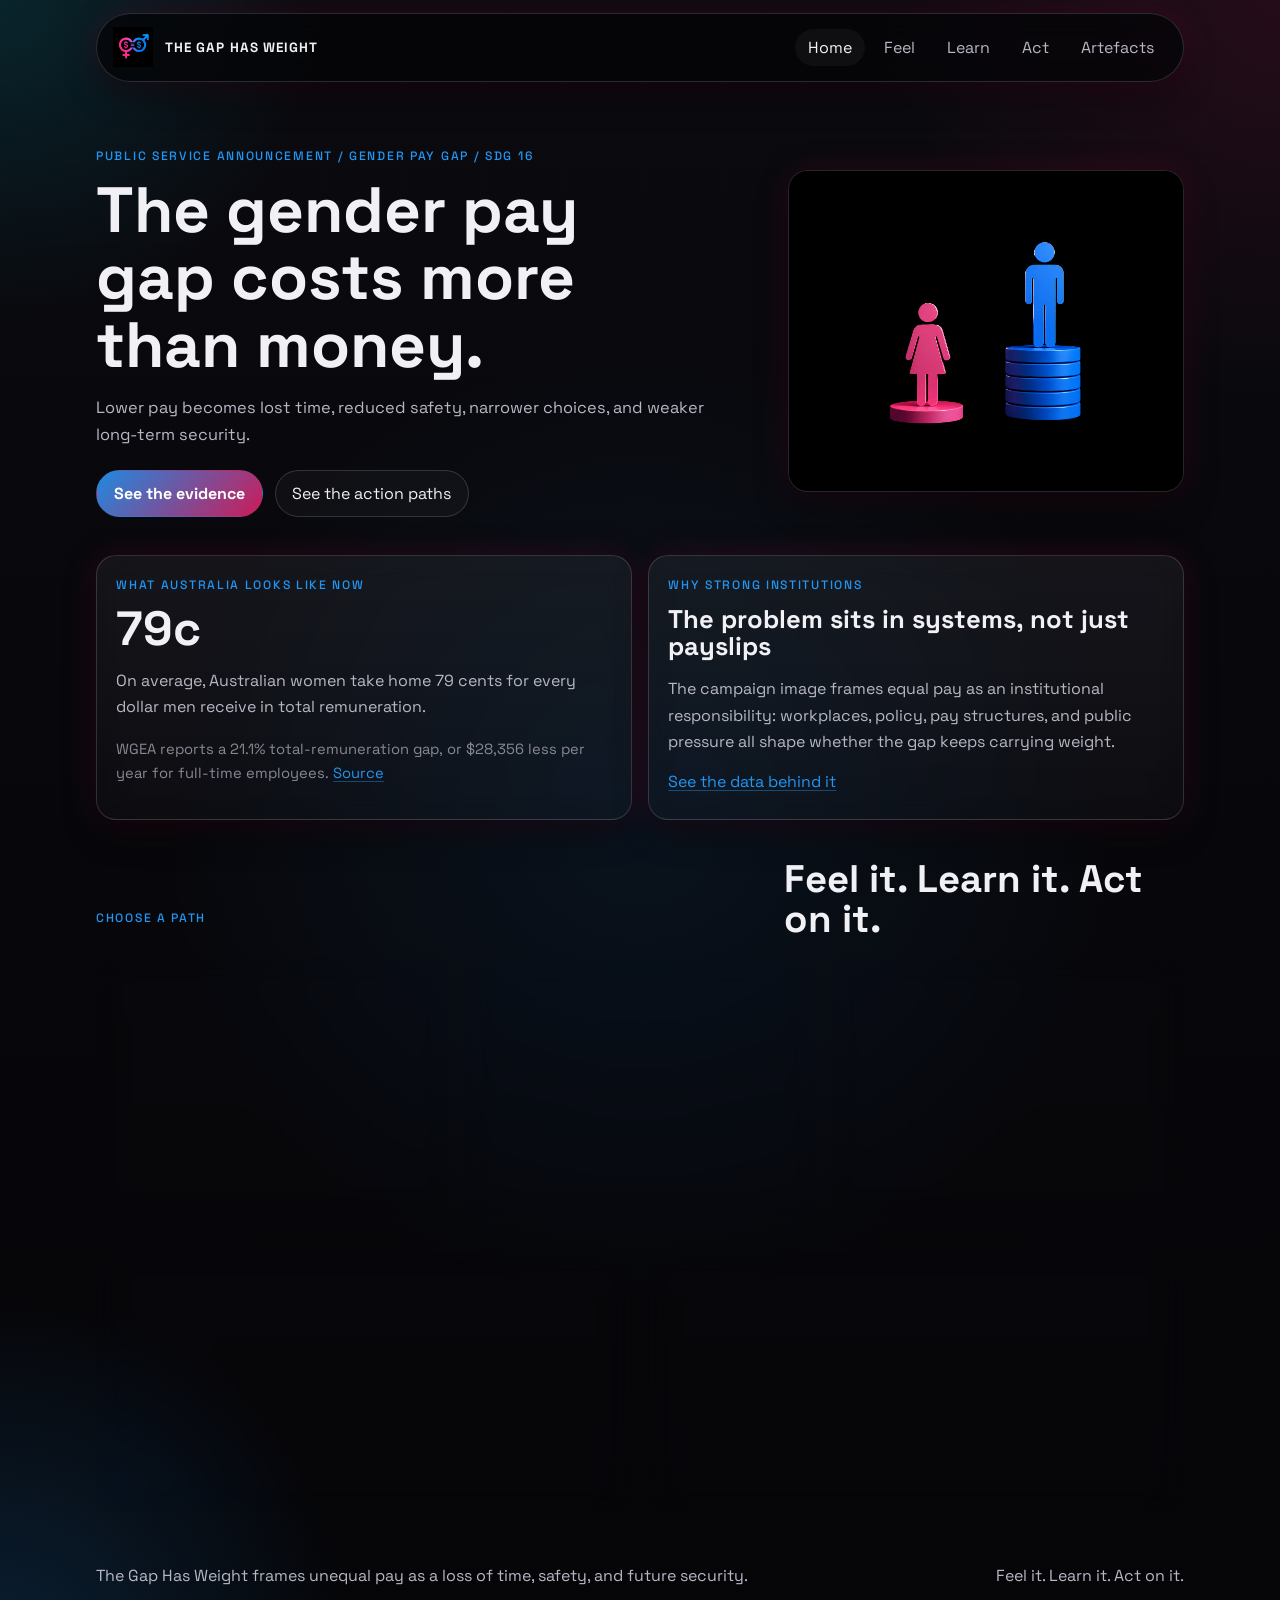
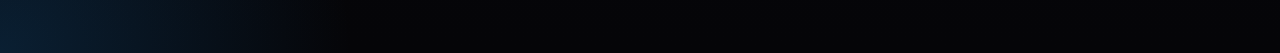
<file: public/index.html>
<!DOCTYPE html>
<html lang="en">
  <head>
    <meta charset="UTF-8" />
    <meta name="viewport" content="width=device-width, initial-scale=1.0" />
    <meta
      name="description"
      content="An Australian campaign website about how the gender pay gap cuts into time, safety, and future security."
    />
    <meta name="theme-color" content="#050505" />
    <meta property="og:title" content="The Gap Has Weight" />
    <meta
      property="og:description"
      content="An Australian campaign website about how the gender pay gap cuts into time, safety, and future security."
    />
    <meta property="og:type" content="website" />
    <meta property="og:image" content="assets/peace-and-justice-header.webp" />
    <title>The Gap Has Weight</title>
    <link rel="preconnect" href="https://fonts.googleapis.com" />
    <link rel="preconnect" href="https://fonts.gstatic.com" crossorigin />
    <link
      href="https://fonts.googleapis.com/css2?family=Space+Grotesk:wght@400;500;700&family=Source+Serif+4:opsz,wght@8..60,400;8..60,600&display=swap"
      rel="stylesheet"
    />
    <link rel="stylesheet" href="styles.css" />
    <script src="script.js" defer></script>
  </head>
  <body data-page="home">
    <div class="site-shell">
      <header class="site-header">
        <a class="brand" href="index.html">
          <img src="assets/gender_logo.webp" alt="The Gap Has Weight logo" class="brand-logo" />
          <span>The Gap Has Weight</span>
        </a>
        <nav class="site-nav" aria-label="Primary">
          <a data-nav="home" href="index.html">Home</a>
          <a data-nav="feel" href="feel.html">Feel</a>
          <a data-nav="learn" href="learn.html">Learn</a>
          <a data-nav="act" href="act.html">Act</a>
          <a data-nav="artefacts" href="artefacts.html">Artefacts</a>
        </nav>
      </header>

      <main>
        <section class="page-hero home-hero fade-up">
          <div class="hero-copy">
            <p class="eyebrow">Public service announcement / gender pay gap / SDG 16</p>
            <h1>The gender pay gap costs more than money.</h1>
            <p class="intro">
              Lower pay becomes lost time, reduced safety, narrower choices, and weaker long-term security.
            </p>
            <div class="button-row">
              <a class="button button-primary" href="learn.html">See the evidence</a>
              <a class="button button-secondary" href="act.html">See the action paths</a>
            </div>
          </div>

          <figure class="home-hero-art hero-image-panel">
            <img src="assets/replacement-web-image.png" alt="Strong Institutions campaign header illustration" />
          </figure>
        </section>

        <section class="section-block compact-grid home-proof-grid fade-up fade-delay-1">
          <aside class="summary-card panel">
            <p class="panel-label">What Australia looks like now</p>
            <p class="summary-figure">79c</p>
            <p>
              On average, Australian women take home 79 cents for every dollar men receive in total remuneration.
            </p>
            <p class="source-note">
              WGEA reports a 21.1% total-remuneration gap, or $28,356 less per year for full-time employees.
              <a href="https://www.wgea.gov.au/pay-and-gender/gender-pay-gap-data" target="_blank" rel="noreferrer">Source</a>
            </p>
          </aside>

          <article class="panel">
            <p class="panel-label">Why strong institutions</p>
            <h3>The problem sits in systems, not just payslips</h3>
            <p>
              The campaign image frames equal pay as an institutional responsibility: workplaces, policy, pay structures,
              and public pressure all shape whether the gap keeps carrying weight.
            </p>
            <a class="text-link" href="learn.html">See the data behind it</a>
          </article>
        </section>

        <section class="section-block fade-up fade-delay-2">
          <div class="section-heading">
            <p class="eyebrow">Choose a path</p>
            <h2>Feel it. Learn it. Act on it.</h2>
          </div>

          <div class="route-grid">
            <article class="panel route-card">
              <p class="card-index">01</p>
              <h3>Feel the issue</h3>
              <p>
                The lived cost appears in safety, time, stress, and the future people are able to plan.
              </p>
              <a class="text-link" href="feel.html">Open Feel</a>
            </article>

            <article class="panel route-card">
              <p class="card-index">02</p>
              <h3>Learn the pattern</h3>
              <p>
                Read the numbers that prove the gap is real, persistent, and built into how work is valued.
              </p>
              <a class="text-link" href="learn.html">Open Learn</a>
            </article>

            <article class="panel route-card">
              <p class="card-index">03</p>
              <h3>Act from where you stand</h3>
              <p>
                Find the next move for the public, for workers living the gap, or for institutions with power to shrink it.
              </p>
              <a class="text-link" href="act.html">Open Act</a>
            </article>
          </div>
        </section>

        <section class="section-block compact-grid fade-up fade-delay-3">
          <article class="panel">
            <p class="panel-label">Why this matters publicly</p>
            <h3>The pay gap is a public loss, not a private inconvenience</h3>
            <p>
              Unequal pay is not a private annoyance. It cuts into freedom, stability, and safety, and it demands action
              from anyone with power to change it.
            </p>
          </article>

          <article class="panel">
            <p class="panel-label">Across the campaign</p>
            <h3>Feeling, proof, and action move together</h3>
            <p>
              Lived impact, verified evidence, and practical action reinforce each other here, while the podcast,
              infographic, image, and object carry the same message through different forms.
            </p>
            <a class="text-link" href="artefacts.html">See the campaign materials</a>
          </article>
        </section>
      </main>

      <footer class="site-footer fade-up fade-delay-4">
        <p>The Gap Has Weight frames unequal pay as a loss of time, safety, and future security.</p>
        <p>Feel it. Learn it. Act on it.</p>
      </footer>
    </div>
  </body>
</html>
</file>
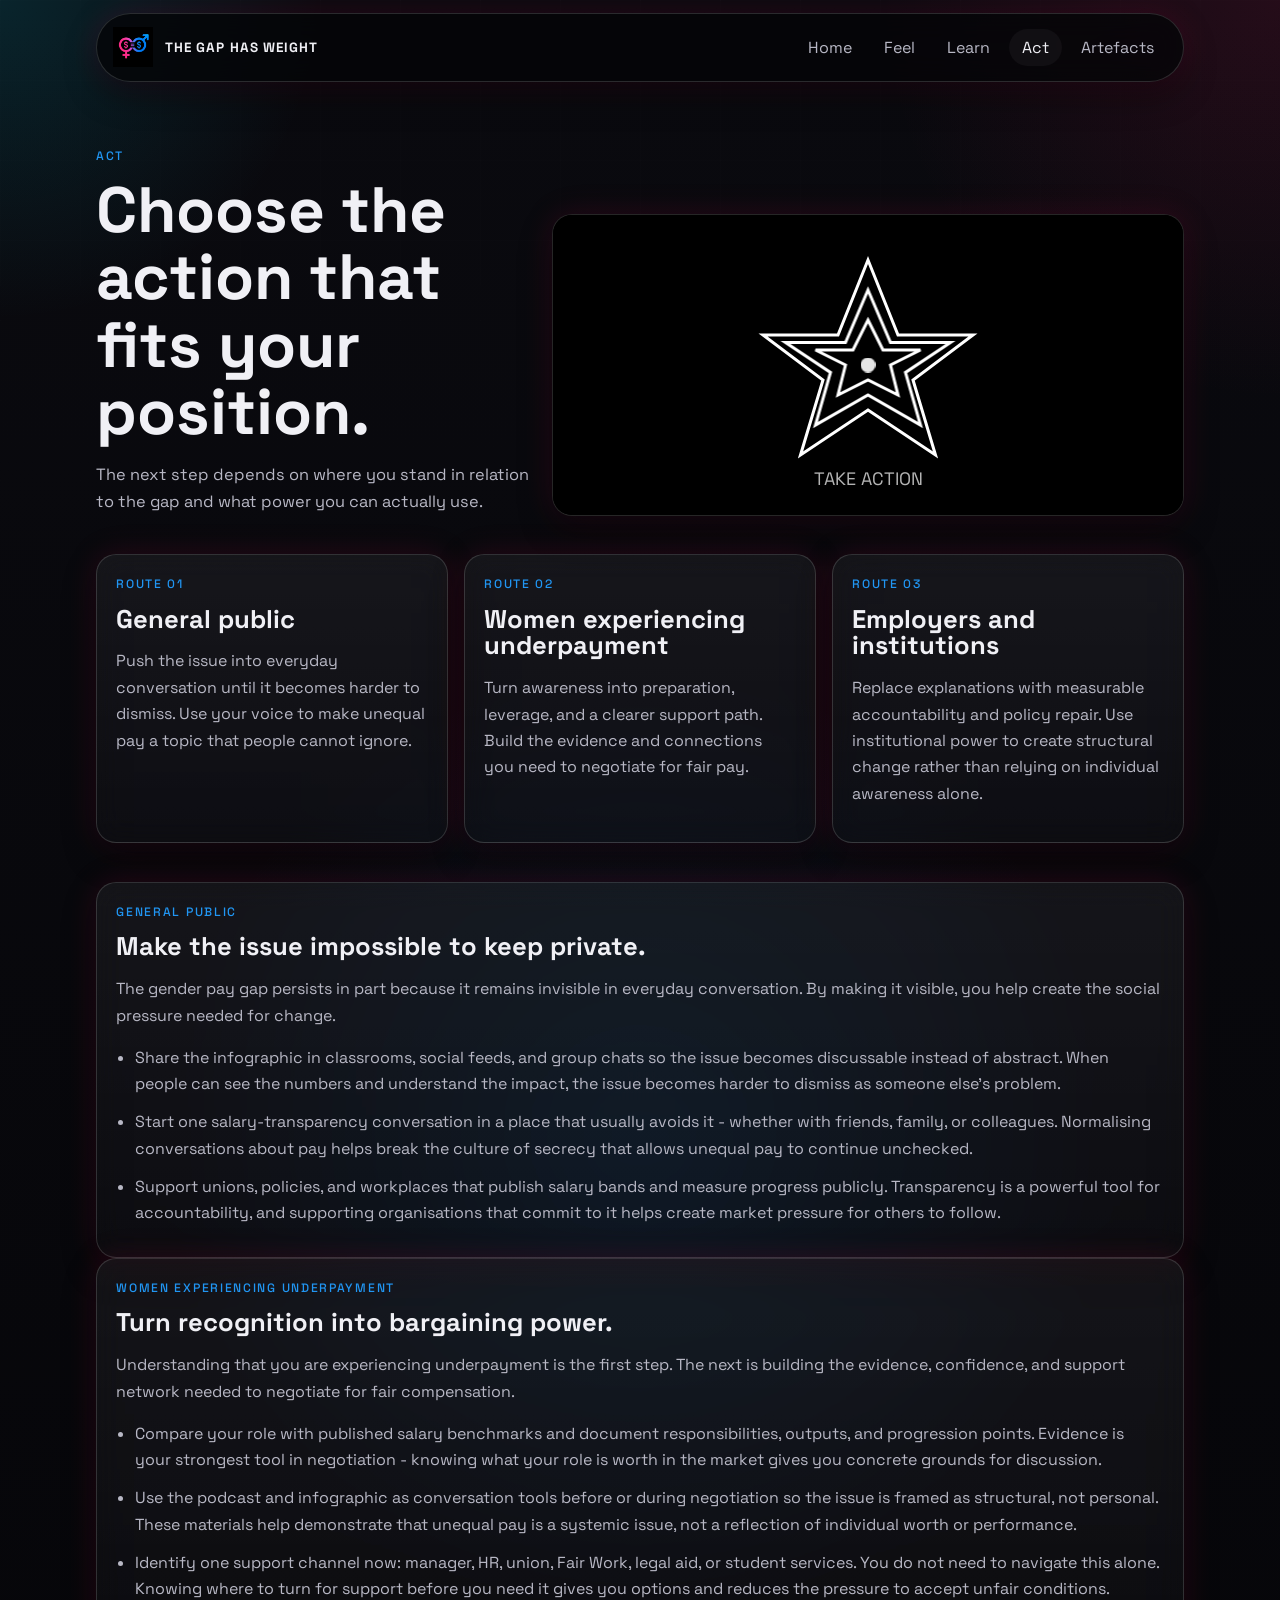
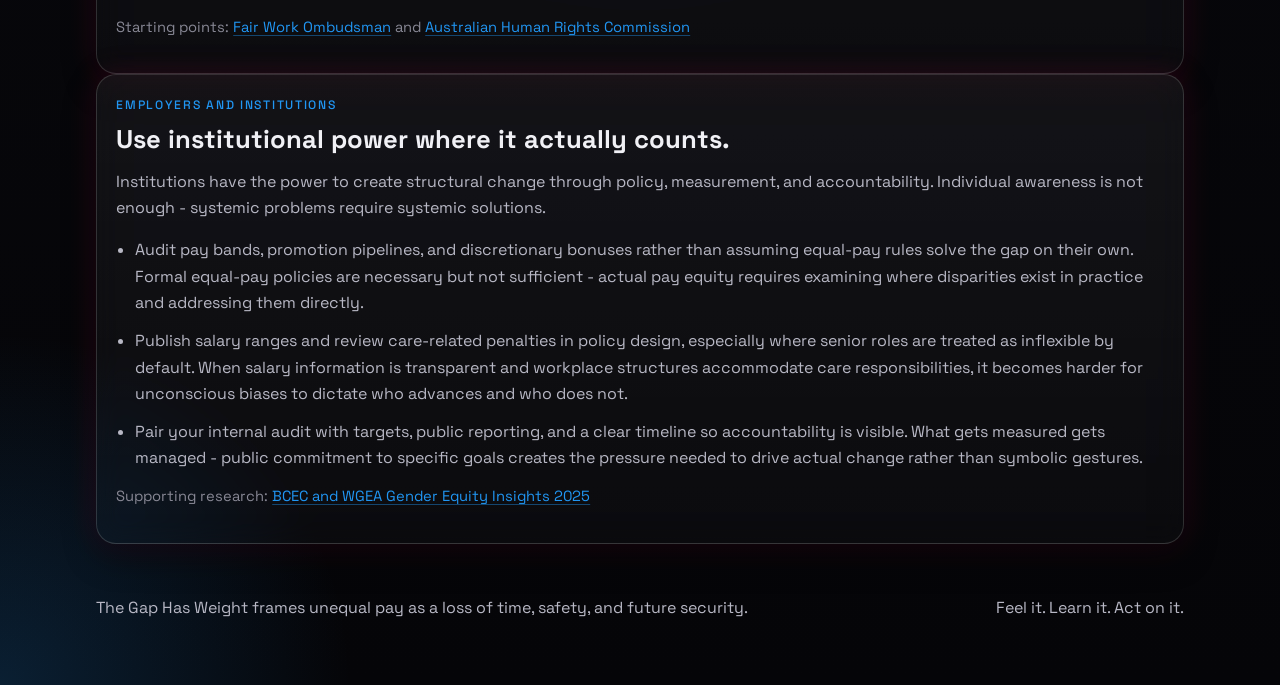
<file: public/act.html>
<!DOCTYPE html>
<html lang="en">
  <head>
    <meta charset="UTF-8" />
    <meta name="viewport" content="width=device-width, initial-scale=1.0" />
    <meta
      name="description"
      content="Find role-based actions for the general public, women experiencing underpayment, and institutions."
    />
    <title>The Gap Has Weight | Act</title>
    <link rel="preconnect" href="https://fonts.googleapis.com" />
    <link rel="preconnect" href="https://fonts.gstatic.com" crossorigin />
    <link
      href="https://fonts.googleapis.com/css2?family=Space+Grotesk:wght@400;500;700&family=Source+Serif+4:opsz,wght@8..60,400;8..60,600&display=swap"
      rel="stylesheet"
    />
    <link rel="stylesheet" href="styles.css" />
    <script src="script.js" defer></script>
  </head>
  <body data-page="act">
    <div class="site-shell">
      <header class="site-header">
        <a class="brand" href="index.html">
          <img src="assets/gender_logo.webp" alt="The Gap Has Weight logo" class="brand-logo" />
          <span>The Gap Has Weight</span>
        </a>
        <nav class="site-nav" aria-label="Primary">
          <a data-nav="home" href="index.html">Home</a>
          <a data-nav="feel" href="feel.html">Feel</a>
          <a data-nav="learn" href="learn.html">Learn</a>
          <a data-nav="act" href="act.html">Act</a>
          <a data-nav="artefacts" href="artefacts.html">Artefacts</a>
        </nav>
      </header>

    <main>
      <section class="subpage-hero visual-hero fade-up">
        <div>
          <p class="eyebrow">Act</p>
          <h1>Choose the action that fits your position.</h1>
          <p class="intro">
            The next step depends on where you stand in relation to the gap and what power you can actually use.
          </p>
        </div>
        <figure class="hero-image-panel">
          <div class="action-animation">
            <svg viewBox="0 0 200 200" class="action-svg">
              <g class="action-group">
                <polygon points="100,30 120,80 170,80 130,110 145,160 100,130 55,160 70,110 30,80 80,80" fill="none" stroke="white" stroke-width="2" opacity="0.9" class="action-star star-1"/>
                <polygon points="100,50 115,85 155,85 125,105 135,140 100,120 65,140 75,105 45,85 85,85" fill="none" stroke="white" stroke-width="2" opacity="0.7" class="action-star star-2"/>
                <polygon points="100,70 110,90 135,90 115,100 120,120 100,110 80,120 85,100 65,90 90,90" fill="none" stroke="white" stroke-width="2" opacity="0.5" class="action-star star-3"/>
                <circle cx="100" cy="100" r="5" fill="white" opacity="0.9" class="action-center center-1"/>
              </g>
              <text x="100" y="180" text-anchor="middle" fill="white" font-size="12" opacity="0.7">TAKE ACTION</text>
            </svg>
          </div>
        </figure>
      </section>

      <section class="route-grid section-block fade-up fade-delay-1">
        <a class="panel" href="#public">
          <p class="panel-label">Route 01</p>
          <h3>General public</h3>
          <p>Push the issue into everyday conversation until it becomes harder to dismiss. Use your voice to make unequal pay a topic that people cannot ignore.</p>
        </a>

        <a class="panel" href="#workers">
          <p class="panel-label">Route 02</p>
          <h3>Women experiencing underpayment</h3>
          <p>Turn awareness into preparation, leverage, and a clearer support path. Build the evidence and connections you need to negotiate for fair pay.</p>
        </a>

        <a class="panel" href="#institutions">
          <p class="panel-label">Route 03</p>
          <h3>Employers and institutions</h3>
          <p>Replace explanations with measurable accountability and policy repair. Use institutional power to create structural change rather than relying on individual awareness alone.</p>
        </a>
      </section>

      <section class="section-stack fade-up fade-delay-2">
        <article id="public" class="panel">
          <p class="panel-label">General public</p>
          <h3>Make the issue impossible to keep private.</h3>
          <p>The gender pay gap persists in part because it remains invisible in everyday conversation. By making it visible, you help create the social pressure needed for change.</p>
          <ul class="action-list">
            <li>Share the infographic in classrooms, social feeds, and group chats so the issue becomes discussable instead of abstract. When people can see the numbers and understand the impact, the issue becomes harder to dismiss as someone else's problem.</li>
            <li>Start one salary-transparency conversation in a place that usually avoids it - whether with friends, family, or colleagues. Normalising conversations about pay helps break the culture of secrecy that allows unequal pay to continue unchecked.</li>
            <li>Support unions, policies, and workplaces that publish salary bands and measure progress publicly. Transparency is a powerful tool for accountability, and supporting organisations that commit to it helps create market pressure for others to follow.</li>
          </ul>
        </article>

        <article id="workers" class="panel">
          <p class="panel-label">Women experiencing underpayment</p>
          <h3>Turn recognition into bargaining power.</h3>
          <p>Understanding that you are experiencing underpayment is the first step. The next is building the evidence, confidence, and support network needed to negotiate for fair compensation.</p>
          <ul class="action-list">
            <li>Compare your role with published salary benchmarks and document responsibilities, outputs, and progression points. Evidence is your strongest tool in negotiation - knowing what your role is worth in the market gives you concrete grounds for discussion.</li>
            <li>Use the podcast and infographic as conversation tools before or during negotiation so the issue is framed as structural, not personal. These materials help demonstrate that unequal pay is a systemic issue, not a reflection of individual worth or performance.</li>
            <li>Identify one support channel now: manager, HR, union, Fair Work, legal aid, or student services. You do not need to navigate this alone. Knowing where to turn for support before you need it gives you options and reduces the pressure to accept unfair conditions.</li>
          </ul>
          <p class="source-note">
            Starting points:
            <a href="https://www.fairwork.gov.au/pay-and-wages" target="_blank" rel="noreferrer">Fair Work Ombudsman</a>
            and
            <a href="https://humanrights.gov.au/know-your-rights/rights-of-individuals/workplace-rights" target="_blank" rel="noreferrer">Australian Human Rights Commission</a>
          </p>
        </article>

        <article id="institutions" class="panel">
          <p class="panel-label">Employers and institutions</p>
          <h3>Use institutional power where it actually counts.</h3>
          <p>Institutions have the power to create structural change through policy, measurement, and accountability. Individual awareness is not enough - systemic problems require systemic solutions.</p>
          <ul class="action-list">
            <li>Audit pay bands, promotion pipelines, and discretionary bonuses rather than assuming equal-pay rules solve the gap on their own. Formal equal-pay policies are necessary but not sufficient - actual pay equity requires examining where disparities exist in practice and addressing them directly.</li>
            <li>Publish salary ranges and review care-related penalties in policy design, especially where senior roles are treated as inflexible by default. When salary information is transparent and workplace structures accommodate care responsibilities, it becomes harder for unconscious biases to dictate who advances and who does not.</li>
            <li>Pair your internal audit with targets, public reporting, and a clear timeline so accountability is visible. What gets measured gets managed - public commitment to specific goals creates the pressure needed to drive actual change rather than symbolic gestures.</li>
          </ul>
          <p class="source-note">
            Supporting research:
            <a href="https://www.wgea.gov.au/publications/gender-equity-insights-series" target="_blank" rel="noreferrer">BCEC and WGEA Gender Equity Insights 2025</a>
          </p>
        </article>
      </section>
    </main>

      <footer class="site-footer">
        <p>The Gap Has Weight frames unequal pay as a loss of time, safety, and future security.</p>
        <p>Feel it. Learn it. Act on it.</p>
      </footer>
    </div>
    
  </body>
</html>
</file>
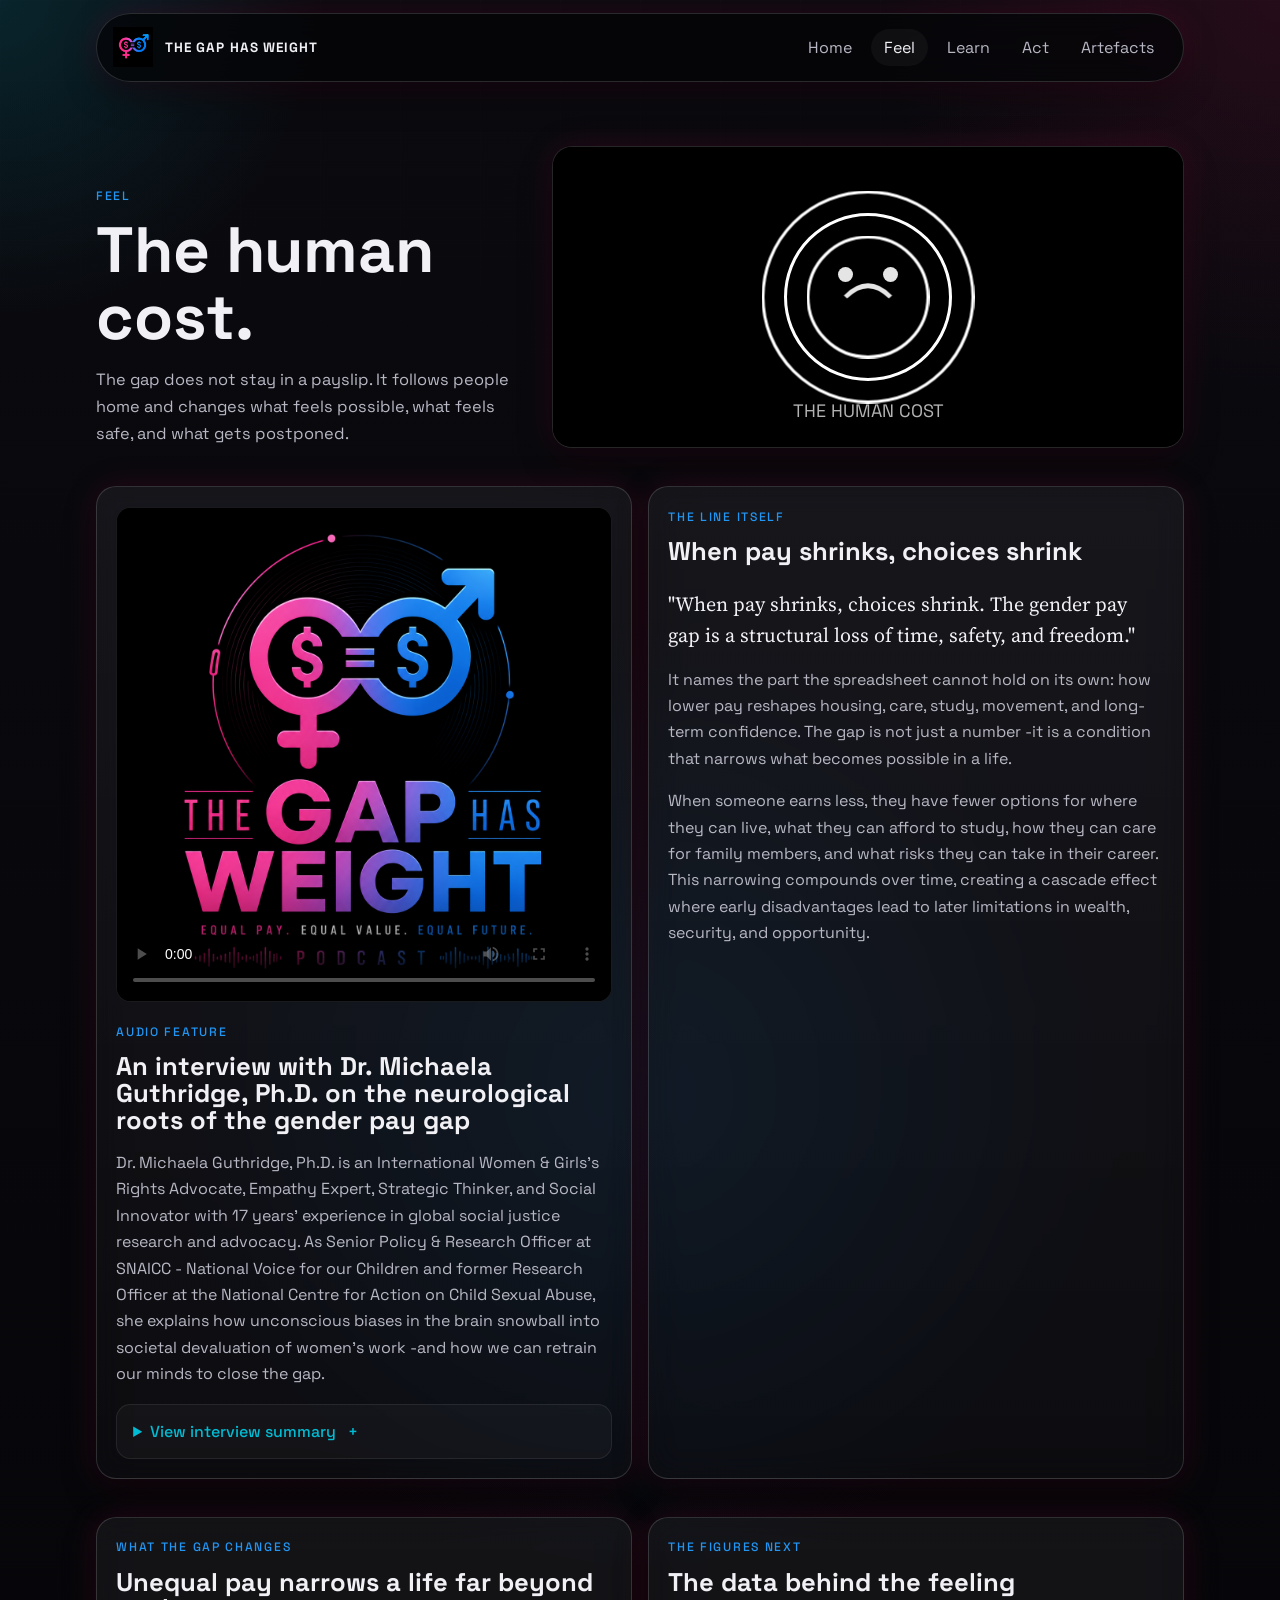
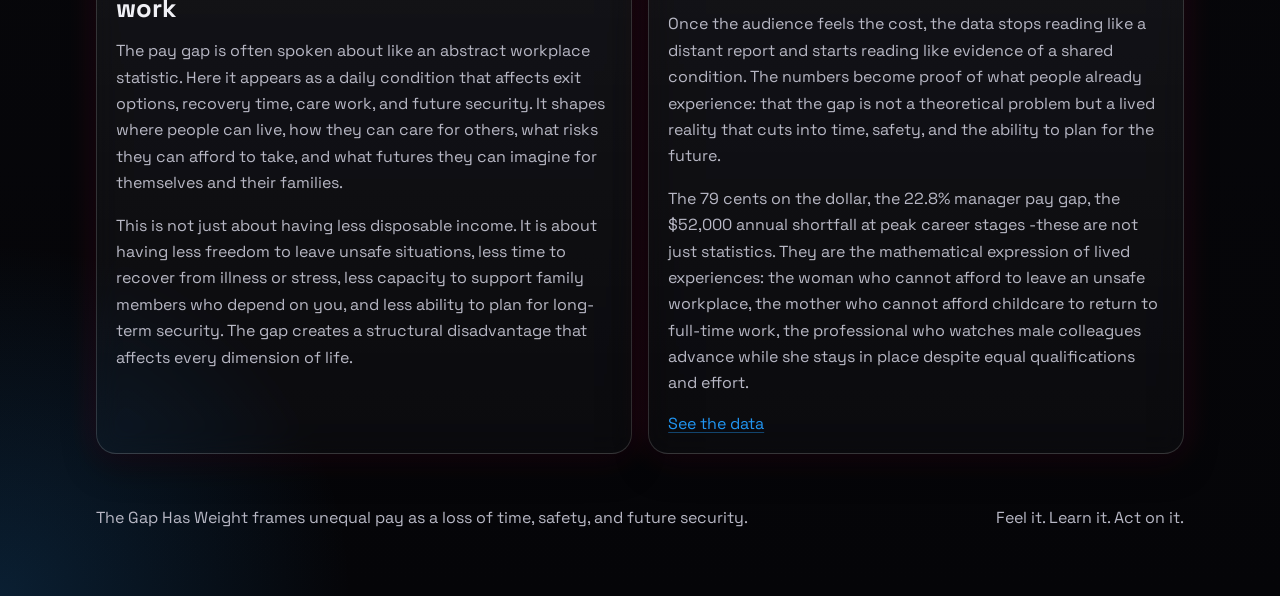
<file: public/feel.html>
<!DOCTYPE html>
<html lang="en">
  <head>
    <meta charset="UTF-8" />
    <meta name="viewport" content="width=device-width, initial-scale=1.0" />
    <meta
      name="description"
      content="Feel why the gender pay gap matters before moving into data and action."
    />
    <title>The Gap Has Weight | Feel</title>
    <link rel="preconnect" href="https://fonts.googleapis.com" />
    <link rel="preconnect" href="https://fonts.gstatic.com" crossorigin />
    <link
      href="https://fonts.googleapis.com/css2?family=Space+Grotesk:wght@400;500;700&family=Source+Serif+4:opsz,wght@8..60,400;8..60,600&display=swap"
      rel="stylesheet"
    />
    <link rel="stylesheet" href="styles.css" />
    <script src="script.js" defer></script>
  </head>
  <body data-page="feel">
    <div class="site-shell">
      <header class="site-header">
        <a class="brand" href="index.html">
          <img src="assets/gender_logo.webp" alt="The Gap Has Weight logo" class="brand-logo" />
          <span>The Gap Has Weight</span>
        </a>
        <nav class="site-nav" aria-label="Primary">
          <a data-nav="home" href="index.html">Home</a>
          <a data-nav="feel" href="feel.html">Feel</a>
          <a data-nav="learn" href="learn.html">Learn</a>
          <a data-nav="act" href="act.html">Act</a>
          <a data-nav="artefacts" href="artefacts.html">Artefacts</a>
        </nav>
      </header>

    <main>
      <section class="subpage-hero visual-hero fade-up">
        <div>
          <p class="eyebrow">Feel</p>
          <h1>The human cost.</h1>
          <p class="intro">
            The gap does not stay in a payslip. It follows people home and changes what feels possible,
            what feels safe, and what gets postponed.
          </p>
        </div>
        <figure class="hero-image-panel">
          <div class="emotion-animation">
            <svg viewBox="0 0 200 200" class="emotion-svg">
              <g class="emotion-group">
                <circle cx="100" cy="100" r="40" fill="none" stroke="white" stroke-width="2" opacity="0.3" class="emotion-circle circle-1"/>
                <circle cx="100" cy="100" r="55" fill="none" stroke="white" stroke-width="2" opacity="0.4" class="emotion-circle circle-2"/>
                <circle cx="100" cy="100" r="70" fill="none" stroke="white" stroke-width="2" opacity="0.5" class="emotion-circle circle-3"/>
                <path d="M 85 100 Q 100 85 115 100" fill="none" stroke="white" stroke-width="3" opacity="0.9" class="emotion-smile"/>
                <circle cx="85" cy="85" r="5" fill="white" opacity="0.9" class="emotion-eye eye-1"/>
                <circle cx="115" cy="85" r="5" fill="white" opacity="0.9" class="emotion-eye eye-2"/>
              </g>
              <text x="100" y="180" text-anchor="middle" fill="white" font-size="12" opacity="0.7">THE HUMAN COST</text>
            </svg>
          </div>
        </figure>
      </section>

      <section class="content-grid section-block fade-up fade-delay-1">
        <article class="panel media-panel">
          <video src="https://wagegap.thevalens.org/DF%20Podcast.mp4" controls poster="assets/podcast-poster.webp" alt="Campaign podcast video"></video>
          <div>
            <p class="panel-label">Audio feature</p>
            <h3>An interview with Dr. Michaela Guthridge, Ph.D. on the neurological roots of the gender pay gap</h3>
            <p>Dr. Michaela Guthridge, Ph.D. is an International Women & Girls's Rights Advocate, Empathy Expert, Strategic Thinker, and Social Innovator with 17 years' experience in global social justice research and advocacy. As Senior Policy & Research Officer at SNAICC - National Voice for our Children and former Research Officer at the National Centre for Action on Child Sexual Abuse, she explains how unconscious biases in the brain snowball into societal devaluation of women's work -and how we can retrain our minds to close the gap.</p>
            <details class="podcast-summary">
              <summary>View interview summary</summary>
              <div class="summary-content">
                <h4>Key Outcomes</h4>
                <p>Dr. Michaela Guthridge explained the gender wage gap as rooted in neurological unconscious biases that snowball into societal devaluation of women's work, rather than starting at the macro societal level. She emphasized that addressing the gap requires retraining individual brains to form positive associations with women and work, not just policy changes.</p>
                <h4>Core Insights</h4>
                <p><strong>Root Cause: Unconscious Bias</strong>  - The wage gap originates in the brain's discriminatory processes that form unconscious biases about women's value, which evolve into stereotypes and sexism. These biases lead society to view women's work as "natural" and therefore economically undervalued.</p>
                <p><strong>Economic Devaluation of Care Work</strong>  - Women's care and emotional labor face economic undervaluing facilitated by unconscious biases that consider such work natural rather than skilled. The question of why only women have "moral obligations" for care work is itself problematic -fathers equally have moral implications for caring responsibilities.</p>
                <p><strong>Effective Intervention: Making Invisible Labor Visible</strong>  - A Nepal research project successfully changed community attitudes by having women document all unpaid care responsibilities on top of paid work. When presented to men in the community, this documentation created an "eye-opener" moment that led to new understanding of respect and equality.</p>
                <p><strong>Path Forward: Brain Retraining Strategy</strong>  - Solution requires retraining the brain to create positive associations when seeing women and work, rather than negative ones. Focus on enabling girls to imagine education, employment, and contributions beyond the lowest economic rungs.</p>
              </div>
            </details>
          </div>
        </article>

        <article class="panel">
          <p class="panel-label">The line itself</p>
          <h3>When pay shrinks, choices shrink</h3>
          <p class="serif-quote" style="margin-top: 1.5rem;">
            "When pay shrinks, choices shrink. The gender pay gap is a structural loss of time, safety, and freedom."
          </p>
          <p>
            It names the part the spreadsheet cannot hold on its own: how lower pay reshapes housing, care, study,
            movement, and long-term confidence. The gap is not just a number -it is a condition that narrows what becomes possible in a life.
          </p>
          <p>
            When someone earns less, they have fewer options for where they can live, what they can afford to study, how they can care for family members, and what risks they can take in their career. This narrowing compounds over time, creating a cascade effect where early disadvantages lead to later limitations in wealth, security, and opportunity.
          </p>
        </article>
      </section>

      <section class="section-block compact-grid fade-up fade-delay-2">
        <article class="panel">
          <p class="panel-label">What the gap changes</p>
          <h3>Unequal pay narrows a life far beyond work</h3>
          <p>
            The pay gap is often spoken about like an abstract workplace statistic. Here it appears as a daily condition that affects exit options, recovery time, care work, and future security. It shapes where people can live, how they can care for others, what risks they can afford to take, and what futures they can imagine for themselves and their families.
          </p>
          <p>
            This is not just about having less disposable income. It is about having less freedom to leave unsafe situations, less time to recover from illness or stress, less capacity to support family members who depend on you, and less ability to plan for long-term security. The gap creates a structural disadvantage that affects every dimension of life.
          </p>
        </article>

        <article class="panel">
          <p class="panel-label">The figures next</p>
          <h3>The data behind the feeling</h3>
          <p>
            Once the audience feels the cost, the data stops reading like a distant report and starts reading like evidence of a shared condition. The numbers become proof of what people already experience: that the gap is not a theoretical problem but a lived reality that cuts into time, safety, and the ability to plan for the future.
          </p>
          <p>
            The 79 cents on the dollar, the 22.8% manager pay gap, the $52,000 annual shortfall at peak career stages -these are not just statistics. They are the mathematical expression of lived experiences: the woman who cannot afford to leave an unsafe workplace, the mother who cannot afford childcare to return to full-time work, the professional who watches male colleagues advance while she stays in place despite equal qualifications and effort.
          </p>
          <a class="text-link" href="learn.html">See the data</a>
        </article>
      </section>
    </main>

    <footer class="site-footer fade-up fade-delay-3">
      <p>The Gap Has Weight frames unequal pay as a loss of time, safety, and future security.</p>
      <p>Feel it. Learn it. Act on it.</p>
    </footer>
    </div>
  </body>
</html>
</file>
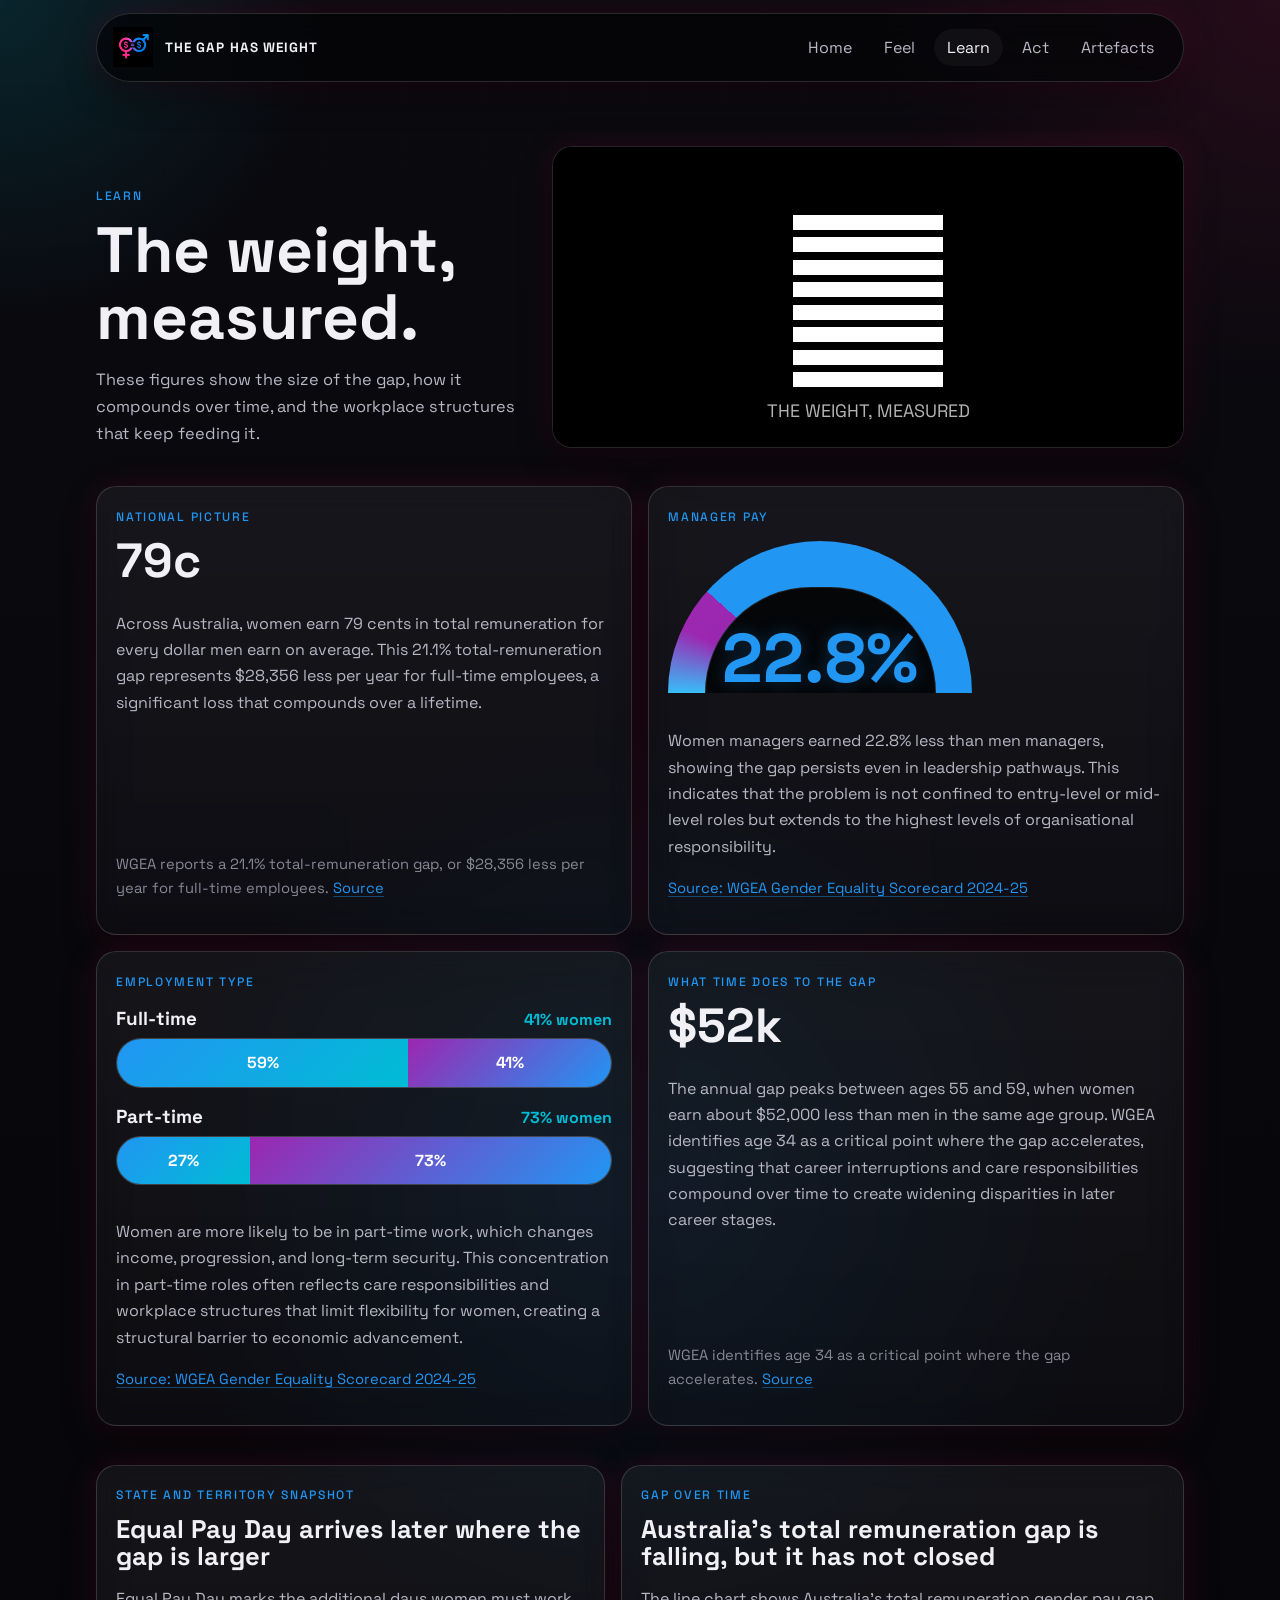
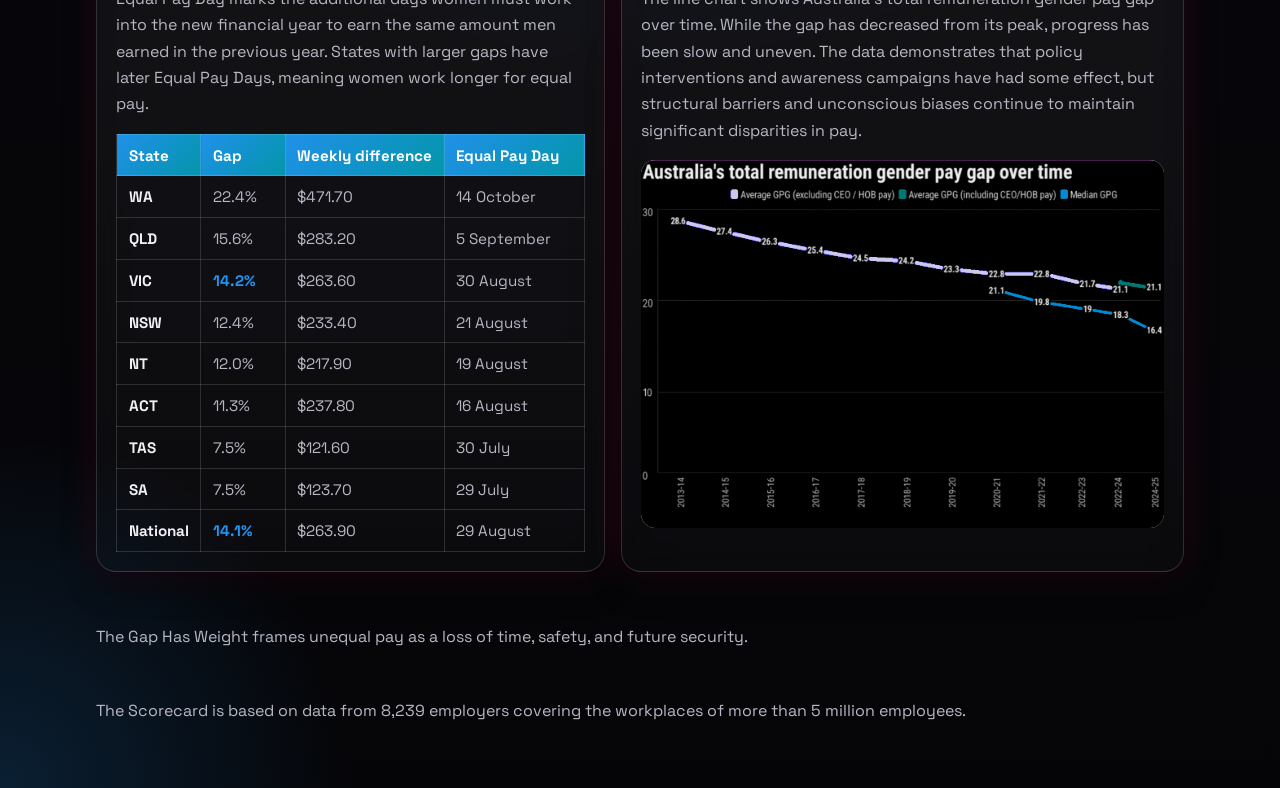
<file: public/learn.html>
<!DOCTYPE html>
<html lang="en">
  <head>
    <meta charset="UTF-8" />
    <meta name="viewport" content="width=device-width, initial-scale=1.0" />
    <meta
      name="description"
      content="Read the core Australian gender pay gap data points and structural explanation."
    />
    <title>The Gap Has Weight | Learn</title>
    <link rel="preconnect" href="https://fonts.googleapis.com" />
    <link rel="preconnect" href="https://fonts.gstatic.com" crossorigin />
    <link
      href="https://fonts.googleapis.com/css2?family=Space+Grotesk:wght@400;500;700&family=Source+Serif+4:opsz,wght@8..60,400;8..60,600&display=swap"
      rel="stylesheet"
    />
    <link rel="stylesheet" href="styles.css" />
    <script src="script.js" defer></script>
  </head>

  <body data-page="learn">
    <div class="site-shell">
      <header class="site-header fade-up">
        <a class="brand" href="index.html">
          <img src="assets/gender_logo.webp" alt="The Gap Has Weight logo" class="brand-logo" />
          <span>The Gap Has Weight</span>
        </a>
        <nav class="site-nav" aria-label="Primary">
          <a data-nav="home" href="index.html">Home</a>
          <a data-nav="feel" href="feel.html">Feel</a>
          <a data-nav="learn" href="learn.html">Learn</a>
          <a data-nav="act" href="act.html">Act</a>
          <a data-nav="artefacts" href="artefacts.html">Artefacts</a>
        </nav>
      </header>

      <main>
        <section class="subpage-hero visual-hero fade-up">
          <div>
            <p class="eyebrow">Learn</p>
            <h1>The weight, measured.</h1>
            <p class="intro">
              These figures show the size of the gap, how it compounds over time, and the workplace structures that keep feeding it.
            </p>
          </div>
          <figure class="hero-image-panel">
            <div class="weight-animation">
              <svg viewBox="0 0 200 200" class="weight-svg">
                <g class="stack-group">
                  <rect x="50" y="150" width="100" height="10" fill="white" opacity="0.9" class="coin coin-1"/>
                  <rect x="50" y="135" width="100" height="10" fill="white" opacity="0.85" class="coin coin-2"/>
                  <rect x="50" y="120" width="100" height="10" fill="white" opacity="0.8" class="coin coin-3"/>
                  <rect x="50" y="105" width="100" height="10" fill="white" opacity="0.75" class="coin coin-4"/>
                  <rect x="50" y="90" width="100" height="10" fill="white" opacity="0.7" class="coin coin-5"/>
                  <rect x="50" y="75" width="100" height="10" fill="white" opacity="0.65" class="coin coin-6"/>
                  <rect x="50" y="60" width="100" height="10" fill="white" opacity="0.6" class="coin coin-7"/>
                  <rect x="50" y="45" width="100" height="10" fill="white" opacity="0.55" class="coin coin-8"/>
                </g>
                <text x="100" y="180" text-anchor="middle" fill="white" font-size="12" opacity="0.7">THE WEIGHT, MEASURED</text>
              </svg>
            </div>
          </figure>
        </section>

        <section class="stat-grid section-block">
          <article class="panel metric-card fade-up">
            <p class="panel-label">National picture</p>
            <p class="summary-figure">79c</p>
            <p>
              Across Australia, women earn 79 cents in total remuneration for every dollar men earn on average. This 21.1% total-remuneration gap represents $28,356 less per year for full-time employees, a significant loss that compounds over a lifetime.
            </p>
            <p class="source-note">
              WGEA reports a 21.1% total-remuneration gap, or $28,356 less per year for full-time employees.
              <a href="https://www.wgea.gov.au/pay-and-gender/gender-pay-gap-data" target="_blank" rel="noreferrer">Source</a>
            </p>
          </article>

          <article class="panel metric-card gauge-card fade-up">
            <p class="panel-label">Manager pay</p>
            <div class="gauge-visual" aria-label="Women managers earned 22.8 percent less than men managers">
              <span class="gauge-value">22.8%</span>
            </div>
            <p>
              Women managers earned 22.8% less than men managers, showing the gap persists even in leadership pathways. This indicates that the problem is not confined to entry-level or mid-level roles but extends to the highest levels of organisational responsibility.
            </p>
            <p class="source-note">
              <a href="https://www.wgea.gov.au/publications/australias-gender-equality-scorecard" target="_blank" rel="noreferrer">
                Source: WGEA Gender Equality Scorecard 2024-25
              </a>
            </p>
          </article>

          <article class="panel metric-card fade-up">
            <p class="panel-label">Employment type</p>
            <div class="split-bars" aria-label="Women make up 41 percent of full-time employees and 73 percent of part-time employees">
              <div class="split-row">
                <div class="split-copy">
                  <strong>Full-time</strong>
                  <span>41% women</span>
                </div>
                <div class="bar-track">
                  <span class="bar-fill share-41"><b>59%</b></span>
                  <span class="bar-rest"><b>41%</b></span>
                </div>
              </div>
              <div class="split-row">
                <div class="split-copy">
                  <strong>Part-time</strong>
                  <span>73% women</span>
                </div>
                <div class="bar-track">
                  <span class="bar-fill share-73"><b>27%</b></span>
                  <span class="bar-rest"><b>73%</b></span>
                </div>
              </div>
            </div>
            <p>
              Women are more likely to be in part-time work, which changes income, progression, and long-term security. This concentration in part-time roles often reflects care responsibilities and workplace structures that limit flexibility for women, creating a structural barrier to economic advancement.
            </p>
            <p class="source-note">
              <a href="https://www.wgea.gov.au/publications/australias-gender-equality-scorecard" target="_blank" rel="noreferrer">
                Source: WGEA Gender Equality Scorecard 2024-25
              </a>
            </p>
          </article>

          <article class="panel metric-card fade-up">
            <p class="panel-label">What time does to the gap</p>
            <p class="summary-figure">$52k</p>
            <p>
              The annual gap peaks between ages 55 and 59, when women earn about $52,000 less than men in the same age group. WGEA identifies age 34 as a critical point where the gap accelerates, suggesting that career interruptions and care responsibilities compound over time to create widening disparities in later career stages.
            </p>
            <p class="source-note">
              WGEA identifies age 34 as a critical point where the gap accelerates.
              <a href="https://www.wgea.gov.au/Publications/Ages-and-Wages-2025" target="_blank" rel="noreferrer">Source</a>
            </p>
          </article>
        </section>

        <section class="section-block evidence-grid fade-up">
          <article class="panel table-panel">
            <p class="panel-label">State and territory snapshot</p>
            <h3>Equal Pay Day arrives later where the gap is larger</h3>
            <p>Equal Pay Day marks the additional days women must work into the new financial year to earn the same amount men earned in the previous year. States with larger gaps have later Equal Pay Days, meaning women work longer for equal pay.</p>
            <div class="table-wrap">
              <table class="state-table">
                <thead>
                  <tr>
                    <th>State</th>
                    <th>Gap</th>
                    <th>Weekly difference</th>
                    <th>Equal Pay Day</th>
                  </tr>
                </thead>
                <tbody>
                  <tr>
                    <th>WA</th>
                    <td>22.4%</td>
                    <td>$471.70</td>
                    <td>14 October</td>
                  </tr>
                  <tr>
                    <th>QLD</th>
                    <td>15.6%</td>
                    <td>$283.20</td>
                    <td>5 September</td>
                  </tr>
                  <tr class="row-accent">
                    <th>VIC</th>
                    <td>14.2%</td>
                    <td>$263.60</td>
                    <td>30 August</td>
                  </tr>
                  <tr>
                    <th>NSW</th>
                    <td>12.4%</td>
                    <td>$233.40</td>
                    <td>21 August</td>
                  </tr>
                  <tr>
                    <th>NT</th>
                    <td>12.0%</td>
                    <td>$217.90</td>
                    <td>19 August</td>
                  </tr>
                  <tr>
                    <th>ACT</th>
                    <td>11.3%</td>
                    <td>$237.80</td>
                    <td>16 August</td>
                  </tr>
                  <tr>
                    <th>TAS</th>
                    <td>7.5%</td>
                    <td>$121.60</td>
                    <td>30 July</td>
                  </tr>
                  <tr>
                    <th>SA</th>
                    <td>7.5%</td>
                    <td>$123.70</td>
                    <td>29 July</td>
                  </tr>
                  <tr class="row-accent">
                    <th>National</th>
                    <td>14.1%</td>
                    <td>$263.90</td>
                    <td>29 August</td>
                  </tr>
                </tbody>
              </table>
            </div>
          </article>

          <article class="panel chart-panel fade-up">
            <p class="panel-label">Gap over time</p>
            <h3>Australia's total remuneration gap is falling, but it has not closed</h3>
            <p>The line chart shows Australia's total remuneration gender pay gap over time. While the gap has decreased from its peak, progress has been slow and uneven. The data demonstrates that policy interventions and awareness campaigns have had some effect, but structural barriers and unconscious biases continue to maintain significant disparities in pay.</p>
            <p>
              <img class="dark-chart-image" src="assets/infographic-3.webp" alt="Line chart showing Australia's total remuneration gender pay gap over time" />
            </p>
          </article>
        </section>
      </main>

      <footer class="site-footer fade-up">
        <p>The Gap Has Weight frames unequal pay as a loss of time, safety, and future security.</p>
        <p>The Scorecard is based on data from 8,239 employers covering the workplaces of more than 5 million employees.</p>
      </footer>
    </div>
  </body>
</html>
</file>
<file: public/styles.css>
:root {
  color-scheme: dark;
  --page-bg: #0a0a0f;
  --page-surface: #12121a;
  --page-surface-soft: rgba(255, 255, 255, 0.04);
  --page-border: rgba(255, 255, 255, 0.15);
  --page-text: #f0f0f5;
  --page-text-soft: #b8b8c5;
  --page-text-muted: #888895;
  --accent: #ff6b35;
  --accent-hot: #e91e63;
  --accent-purple: #9c27b0;
  --accent-pink: #f48fb1;
  --accent-orange: #ff9800;
  --accent-yellow: #ffc107;
  --accent-blue: #2196f3;
  --accent-cyan: #00bcd4;
  --shadow: 0 14px 32px rgba(0, 0, 0, 0.4), 0 0 32px rgba(233, 30, 99, 0.15);
  --radius-lg: 1.25rem;
  --radius-md: 0.9rem;
  --content-width: min(68rem, calc(100vw - 2rem));
}

* {
  box-sizing: border-box;
}

html {
  scroll-behavior: smooth;
}

body {
  margin: 0;
  min-height: 100vh;
  font-family: "Space Grotesk", sans-serif;
  font-size: 1rem;
  color: var(--page-text);
  background:
    radial-gradient(circle at top right, rgba(233, 30, 99, 0.12), transparent 25rem),
    radial-gradient(circle at bottom left, rgba(33, 150, 243, 0.18), transparent 22rem),
    radial-gradient(circle at top left, rgba(0, 188, 212, 0.15), transparent 20rem),
    radial-gradient(circle at center, rgba(33, 150, 243, 0.08), transparent 30rem),
    linear-gradient(180deg, #0a0a0f 0%, #050508 100%);
}

body::before {
  content: "";
  position: fixed;
  inset: 0;
  pointer-events: none;
  background-image:
    linear-gradient(to right, rgba(255, 255, 255, 0.028) 1px, transparent 1px),
    linear-gradient(to bottom, rgba(255, 255, 255, 0.028) 1px, transparent 1px);
  background-size: 5rem 5rem;
  mask-image: linear-gradient(180deg, rgba(0, 0, 0, 0.35), transparent 82%);
}

img {
  display: block;
  max-width: 100%;
}

a {
  color: inherit;
  text-decoration: none;
}

button,
a,
input,
textarea,
select {
  font: inherit;
}

:focus-visible {
  outline: 2px solid var(--accent);
  outline-offset: 4px;
}

.site-shell {
  width: var(--content-width);
  margin: 0 auto;
  padding-bottom: 3rem;
}

.site-header {
  position: sticky;
  top: 0;
  z-index: 10;
  display: flex;
  align-items: center;
  justify-content: space-between;
  gap: 1rem;
  margin: 0.8rem 0 0;
  padding: 0.85rem 1rem;
  border: 1px solid var(--page-border);
  border-radius: 999px;
  background: rgba(5, 6, 8, 0.82);
  box-shadow: var(--shadow);
  -webkit-backdrop-filter: blur(14px) saturate(115%);
  backdrop-filter: blur(14px) saturate(115%);
}

.brand {
  display: flex;
  align-items: center;
  gap: 0.75rem;
  font-size: 0.84rem;
  font-weight: 700;
  letter-spacing: 0.08em;
  text-transform: uppercase;
}

.brand-logo {
  height: 2.5rem;
  width: auto;
}

.site-nav {
  display: flex;
  flex-wrap: wrap;
  gap: 0.4rem;
}

@media (max-width: 60rem) {
  .site-nav {
    flex-wrap: nowrap;
    gap: 0.3rem;
  }

  .site-nav a {
    padding: 0.4rem 0.6rem;
    font-size: 0.85rem;
  }
}

.site-nav a {
  padding: 0.5rem 0.8rem;
  border-radius: 999px;
  color: var(--page-text-soft);
}

.site-nav a:hover,
.site-nav a[aria-current="page"] {
  background: var(--page-surface-soft);
  color: var(--page-text);
}

.page-hero,
.subpage-hero {
  padding-top: 4rem;
}

.visual-hero {
  display: grid;
  grid-template-columns: minmax(0, 0.82fr) minmax(18rem, 1.18fr);
  gap: 1rem;
  align-items: end;
}

.hero-image-panel {
  margin: 0;
  overflow: hidden;
  border: 1px solid var(--page-border);
  border-radius: var(--radius-lg);
  background: #000;
  box-shadow: var(--shadow);
}

.hero-image-panel img {
  width: 100%;
  min-height: 20rem;
  object-fit: cover;
  background: #000;
}

.media-panel img {
  background: #000;
}

.weight-animation {
  width: 100%;
  height: 100%;
  display: flex;
  align-items: center;
  justify-content: center;
  background: #000;
}

.emotion-animation {
  width: 100%;
  height: 100%;
  display: flex;
  align-items: center;
  justify-content: center;
  background: #000;
}

.action-animation {
  width: 100%;
  height: 100%;
  display: flex;
  align-items: center;
  justify-content: center;
  background: #000;
}

.weight-svg {
  width: 100%;
  height: 100%;
  max-width: 300px;
  max-height: 300px;
}

.emotion-svg {
  width: 100%;
  height: 100%;
  max-width: 300px;
  max-height: 300px;
}

.action-svg {
  width: 100%;
  height: 100%;
  max-width: 300px;
  max-height: 300px;
}

.coin {
  transform-origin: center;
  animation: stackUp 2s ease-out forwards;
  opacity: 0;
}

.coin-1 { animation-delay: 0s; }
.coin-2 { animation-delay: 0.2s; }
.coin-3 { animation-delay: 0.4s; }
.coin-4 { animation-delay: 0.6s; }
.coin-5 { animation-delay: 0.8s; }
.coin-6 { animation-delay: 1s; }
.coin-7 { animation-delay: 1.2s; }
.coin-8 { animation-delay: 1.4s; }

@keyframes stackUp {
  0% {
    transform: translateY(100px);
    opacity: 0;
  }
  100% {
    transform: translateY(0);
    opacity: 1;
  }
}

.weight-animation:hover .coin {
  animation: stackDownUp 1s ease-in-out;
}

@keyframes stackDownUp {
  0%, 100% {
    transform: translateY(0);
  }
  50% {
    transform: translateY(20px);
  }
}

.emotion-circle {
  transform-origin: center;
  animation: expandRipple 2s ease-out forwards;
  opacity: 0;
}

.circle-1 { animation-delay: 0s; }
.circle-2 { animation-delay: 0.4s; }
.circle-3 { animation-delay: 0.8s; }

.emotion-eye {
  transform-origin: center;
  animation: eyeAppear 1s ease-out forwards;
  opacity: 0;
}

.eye-1 { animation-delay: 1.2s; }
.eye-2 { animation-delay: 1.3s; }

.emotion-smile {
  transform-origin: center;
  animation: smileAppear 1s ease-out forwards;
  opacity: 0;
  stroke-dasharray: 100;
  stroke-dashoffset: 100;
}

.emotion-smile { animation-delay: 1.4s; }

@keyframes expandRipple {
  0% {
    transform: scale(0);
    opacity: 0;
  }
  100% {
    transform: scale(1);
    opacity: 1;
  }
}

@keyframes eyeAppear {
  0% {
    transform: scale(0);
    opacity: 0;
  }
  100% {
    transform: scale(1);
    opacity: 0.9;
  }
}

@keyframes smileAppear {
  0% {
    stroke-dashoffset: 100;
    opacity: 0;
  }
  100% {
    stroke-dashoffset: 0;
    opacity: 0.9;
  }
}

.emotion-animation:hover .emotion-circle {
  animation: pulseRipple 1s ease-in-out infinite;
}

@keyframes pulseRipple {
  0%, 100% {
    transform: scale(1);
  }
  50% {
    transform: scale(1.1);
  }
}

.action-star {
  transform-origin: center;
  animation: starRise 2s ease-out forwards;
  opacity: 0;
}

.star-1 { animation-delay: 0s; }
.star-2 { animation-delay: 0.4s; }
.star-3 { animation-delay: 0.8s; }

.action-center {
  transform-origin: center;
  animation: centerAppear 1s ease-out forwards;
  opacity: 0;
}

.center-1 { animation-delay: 1.2s; }

@keyframes starRise {
  0% {
    transform: translateY(50px) scale(0);
    opacity: 0;
  }
  100% {
    transform: translateY(0) scale(1);
    opacity: 1;
  }
}

@keyframes centerAppear {
  0% {
    transform: scale(0);
    opacity: 0;
  }
  100% {
    transform: scale(1);
    opacity: 0.9;
  }
}

@keyframes ringExpand {
  0% {
    transform: scale(0);
    opacity: 0;
  }
  100% {
    transform: scale(1);
    opacity: 1;
  }
}

.action-animation:hover .action-star {
  animation: starSpin 2s ease-in-out infinite;
}

@keyframes starSpin {
  0%, 100% {
    transform: rotate(0deg);
  }
  50% {
    transform: rotate(180deg);
  }
}

.page-hero {
  display: grid;
  grid-template-columns: minmax(0, 1.25fr) minmax(18rem, 0.75fr);
  gap: 1rem;
  align-items: start;
}

.home-hero {
  grid-template-columns: minmax(0, 1fr) minmax(14rem, 0.6fr);
  align-items: center;
  gap: 2rem;
}

.home-hero-art img {
  width: 100%;
  height: auto;
  max-height: 36rem;
  object-fit: contain;
  object-position: center;
}

.home-proof-grid {
  align-items: stretch;
}

.eyebrow,
.panel-label,
.card-index {
  margin: 0 0 0.7rem;
  color: var(--accent-blue);
  font-size: 0.76rem;
  font-weight: 500;
  letter-spacing: 0.14em;
  text-transform: uppercase;
}

h1,
h2,
h3 {
  margin: 0;
  line-height: 1.05;
}

h1 {
  max-width: 13ch;
  font-size: clamp(2.4rem, 5vw, 4.3rem);
}

h2 {
  max-width: 16ch;
  font-size: clamp(1.7rem, 3vw, 2.6rem);
}

h3 {
  font-size: clamp(1.15rem, 2vw, 1.6rem);
}

p,
li {
  color: var(--page-text-soft);
  line-height: 1.65;
}

.intro {
  max-width: 38rem;
  margin: 1rem 0 0;
  font-size: 1.02rem;
}

.narrow-copy {
  max-width: 42rem;
}

.button-row {
  display: flex;
  flex-wrap: wrap;
  gap: 0.75rem;
  margin-top: 1.35rem;
}

.button {
  display: inline-flex;
  align-items: center;
  justify-content: center;
  min-height: 2.9rem;
  padding: 0.7rem 1.05rem;
  border: 1px solid transparent;
  border-radius: 999px;
}

.button-primary {
  background: linear-gradient(135deg, rgba(33, 150, 243, 0.92), rgba(233, 30, 99, 0.88));
  color: #fff;
  font-weight: 700;
}

.button-secondary {
  border-color: var(--page-border);
  background: rgba(255, 255, 255, 0.03);
}

.panel {
  padding: 1.2rem;
  border: 1px solid var(--page-border);
  border-radius: var(--radius-lg);
  background: linear-gradient(180deg, rgba(255, 255, 255, 0.055), rgba(255, 255, 255, 0.025));
  box-shadow: var(--shadow);
  -webkit-backdrop-filter: blur(14px) saturate(115%);
  backdrop-filter: blur(14px) saturate(115%);
}

.summary-image {
  width: 100%;
  margin-bottom: 1rem;
  border: 1px solid rgba(255, 255, 255, 0.08);
  border-radius: var(--radius-md);
}

.summary-figure {
  margin: 0 0 0.7rem;
  color: var(--page-text);
  font-size: clamp(2rem, 5vw, 3rem);
  font-weight: 700;
  line-height: 0.95;
}

.source-note,
.note {
  margin-top: 0.8rem;
  color: var(--page-text-muted);
  font-size: 0.92rem;
}

.source-note a,
.references-list a,
.text-link {
  color: var(--accent-blue);
  text-decoration: underline;
  text-decoration-color: rgba(33, 150, 243, 0.42);
  text-underline-offset: 0.18em;
  overflow-wrap: anywhere;
}

.section-block,
.section-stack {
  padding-top: 2.4rem;
}

.section-heading {
  display: flex;
  align-items: end;
  justify-content: space-between;
  gap: 1rem;
  margin-bottom: 1.2rem;
}

.route-grid,
.compact-grid,
.content-grid,
.stat-grid,
.artifact-grid {
  display: grid;
  gap: 1rem;
}

.artifact-grid {
  padding: 1.5rem 0;
}

.route-grid > *,
.compact-grid > *,
.content-grid > *,
.stat-grid > *,
.artifact-grid > *,
.evidence-grid > * {
  min-width: 0;
}

.route-grid {
  grid-template-columns: repeat(3, minmax(0, 1fr));
}

.compact-grid,
.content-grid,
.stat-grid,
.artifact-grid {
  grid-template-columns: repeat(2, minmax(0, 1fr));
}

.media-panel {
  display: grid;
  gap: 1.25rem;
}

.media-panel img {
  width: 100%;
  border-radius: var(--radius-md);
  border: 1px solid rgba(255, 255, 255, 0.08);
  background: #050608;
}

.media-panel video {
  width: 100%;
  border-radius: var(--radius-md);
  border: 1px solid rgba(255, 255, 255, 0.08);
  background: #050608;
}

.podcast-summary {
  margin-top: 1rem;
  padding: 1rem;
  background: rgba(255, 255, 255, 0.03);
  border-radius: var(--radius-md);
  border: 1px solid rgba(255, 255, 255, 0.08);
}

.podcast-summary summary {
  cursor: pointer;
  font-weight: 500;
  color: var(--accent-cyan);
  transition: color 0.2s ease;
}

.podcast-summary summary:hover {
  color: var(--accent-blue);
}

.podcast-summary summary::-webkit-details-marker {
  display: none;
}

.podcast-summary summary::after {
  content: " +";
  margin-left: 0.5rem;
}

.podcast-summary[open] summary::after {
  content: " −";
}

.summary-content {
  margin-top: 1rem;
  padding-top: 1rem;
  border-top: 1px solid rgba(255, 255, 255, 0.08);
}

.summary-content h4 {
  font-size: 0.95rem;
  margin: 1rem 0 0.5rem 0;
  color: var(--accent-cyan);
}

.summary-content h4:first-child {
  margin-top: 0;
}

.summary-content p {
  font-size: 0.88rem;
  line-height: 1.6;
  color: var(--page-text-soft);
  margin-bottom: 0.75rem;
}

.summary-content strong {
  color: var(--accent-orange);
}

.metric-card {
  display: flex;
  flex-direction: column;
}

.metric-card .source-note {
  margin-top: auto;
}



.gauge-visual {
  position: relative;
  width: min(100%, 19rem);
  aspect-ratio: 2 / 1;
  margin: 0.2rem 0 1.2rem;
  overflow: hidden;
  border-radius: 20rem 20rem 0 0;

  background:
    conic-gradient(
      from 270deg at 50% 100%,

      /* cyan starts at the bottom */
      #22d3ee 0deg,
      #38bdf8 0deg,
      var(--accent-purple) 25deg,
      var(--accent-purple) 42deg,

      /* blue section stays where it is */
      var(--accent-blue) 42deg 180deg,

      transparent 180deg
    );
}


.gauge-visual::after {
  content: "";
  position: absolute;
  inset: 30% 12% 0;
  border: 1px solid rgba(255, 255, 255, 0.1);
  border-bottom: 0;
  border-radius: 20rem 20rem 0 0;
  background: #050608;
}

.gauge-value {
  position: absolute;
  
  left: 50%;
  transform: translateX(-50%);
  bottom: 0.04em;
  z-index: 1;
  color: var(--accent-blue);
  font-size: clamp(2.6rem, 4.3rem, 4.8rem);
  font-weight: 700;
  line-height: 0.9;
  text-shadow: 0 0 18px rgba(33, 150, 243, 0.28);
}

.split-bars {
  display: grid;
  gap: 1rem;
  margin: 0.2rem 0 1.1rem;
}

.split-row {
  display: grid;
  gap: 0.45rem;
}

.split-copy {
  display: flex;
  align-items: baseline;
  justify-content: space-between;
  gap: 1rem;
}

.split-copy strong {
  color: var(--page-text);
  font-size: 1.18rem;
}

.split-copy span {
  color: var(--accent-cyan);
  font-weight: 700;
}

.bar-track {
  display: flex;
  height: 3.1rem;
  overflow: hidden;
  border: 1px solid rgba(255, 255, 255, 0.16);
  border-radius: 999px;
  background: rgba(255, 255, 255, 0.055);
}

.bar-track span {
  display: grid;
  min-width: 3.6rem;
  place-items: center;
  color: #fff;
  font-weight: 700;
}

.bar-fill {
  background: linear-gradient(135deg, var(--accent-blue), var(--accent-cyan));
}

.bar-rest {
  flex: 1;
  background: linear-gradient(135deg, var(--accent-purple), var(--accent-blue));
}

.share-41 {
  flex-basis: 59%;
}

.share-73 {
  flex-basis: 27%;
}

.evidence-grid {
  display: grid;
  grid-template-columns: minmax(0, 0.95fr) minmax(0, 1.05fr);
  gap: 1rem;
}

.table-panel,
.chart-panel {
  overflow: hidden;
}

.chart-panel img {
  width: 100%;
  height: auto;
  max-height: 30rem;
  object-fit: contain;
  border-radius: var(--radius-md);
}

.table-wrap {
  margin-top: 1rem;
  overflow-x: auto;
}

.state-table {
  width: 100%;
  border-collapse: collapse;
  color: var(--page-text);
  font-size: 0.95rem;
  table-layout: fixed;
}

.state-table th,
.state-table td {
  padding: 0.68rem 0.72rem;
  border: 1px solid rgba(255, 255, 255, 0.14);
  text-align: left;
}

.state-table th:nth-child(1) {
  width: 18%;
}

.state-table th:nth-child(2) {
  width: 18%;
}

.state-table th:nth-child(3) {
  width: 34%;
}

.state-table th:nth-child(4) {
  width: 30%;
}

.state-table thead th {
  color: #fff;
  background: linear-gradient(135deg, rgba(33, 150, 243, 0.96), rgba(0, 188, 212, 0.78));
}

.state-table tbody th {
  color: var(--page-text);
}

.state-table tbody td {
  color: var(--page-text-soft);
}

.state-table .row-accent td:nth-child(2) {
  color: var(--accent-blue);
  font-weight: 700;
}

.trend-chart {
  width: 100%;
  margin-top: 1rem;
  overflow: visible;
}

.chart-grid line {
  stroke: rgba(255, 255, 255, 0.14);
  stroke-width: 1;
}

.chart-axis text,
.chart-legend text {
  fill: var(--page-text-soft);
  font-size: 0.72rem;
}

.chart-labels text {
  fill: var(--page-text);
  font-size: 0.86rem;
  font-weight: 700;
}

.trend-line {
  fill: none;
  stroke-linecap: round;
  stroke-linejoin: round;
  stroke-width: 5;
}

.trend-yellow {
  stroke: var(--accent-cyan);
}

.trend-blue {
  stroke: var(--accent-blue);
}

.trend-orange {
  stroke: var(--accent-purple);
}

.legend-yellow {
  fill: var(--accent-cyan);
}

.legend-blue {
  fill: var(--accent-blue);
}

.legend-orange {
  fill: var(--accent-purple);
}

.asset-grid {
  display: grid;
  grid-template-columns: repeat(4, minmax(0, 1fr));
  gap: 1rem;
}

.asset-frame {
  display: grid;
  gap: 0.7rem;
  margin: 0;
  padding: 0.7rem;
  border: 1px solid var(--page-border);
  border-radius: var(--radius-md);
  background: rgba(255, 255, 255, 0.035);
}

.asset-frame img {
  width: 100%;
  aspect-ratio: 1.16;
  object-fit: contain;
  border: 1px solid rgba(255, 255, 255, 0.1);
  border-radius: 0.65rem;
  background: #050608;
}

.asset-frame figcaption {
  color: var(--page-text-soft);
  font-size: 0.84rem;
  font-weight: 700;
  letter-spacing: 0.08em;
  text-transform: uppercase;
}

.artifact-mosaic {
  display: grid;
  grid-template-columns: repeat(2, minmax(0, 1fr));
  gap: 0.75rem;
}

.artifact-mosaic img {
  width: 100%;
  height: auto;
  aspect-ratio: auto;
  object-fit: contain;
  border-radius: 0.65rem;
  background: #050608;
  border: 1px solid rgba(255, 255, 255, 0.08);
}

.dark-chart-image {
  background: #050608 !important;
  filter: invert(1) hue-rotate(180deg) saturate(1.1) contrast(1.04) brightness(0.92);
}

.serif-quote {
  margin: 0 0 0.8rem;
  color: var(--page-text);
  font-family: "Source Serif 4", serif;
  font-size: 1.25rem;
  line-height: 1.55;
}

.action-list,
.references-list {
  margin: 0;
  padding-left: 1.2rem;
}

.action-list li,
.references-list li {
  margin-bottom: 0.72rem;
}

.site-footer {
  display: flex;
  flex-wrap: wrap;
  justify-content: space-between;
  gap: 1rem;
  padding-top: 2.2rem;
}

@supports not ((-webkit-backdrop-filter: blur(1px)) or (backdrop-filter: blur(1px))) {
  .site-header,
  .panel {
    background: var(--page-surface);
  }
}

@media (max-width: 64rem) {
  .page-hero,
  .visual-hero,
  .evidence-grid,
  .route-grid,
  .compact-grid,
  .content-grid,
  .stat-grid,
  .artifact-grid {
    grid-template-columns: 1fr;
  }

  .asset-grid {
    grid-template-columns: repeat(2, minmax(0, 1fr));
  }

  .site-header,
  .section-heading,
  .site-footer {
    flex-direction: column;
    align-items: start;
  }
}

@media (max-width: 42rem) {
  .site-shell {
    width: min(100vw - 1rem, 100%);
  }

  .site-header {
    border-radius: 1.3rem;
  }

  h1 {
    font-size: clamp(2rem, 11vw, 3rem);
  }

  h2 {
    font-size: clamp(1.55rem, 8vw, 2.2rem);
  }

  .asset-grid {
    grid-template-columns: 1fr;
  }

  .gauge-value {
    font-size: clamp(2.3rem, 15vw, 4rem);
  }

  .bar-track {
    height: 2.7rem;
  }

  .hero-image-panel img {
    min-height: 0;
    aspect-ratio: auto;
    object-fit: contain;
  }

  .state-table {
    font-size: 0.76rem;
  }

  .state-table th,
  .state-table td {
    padding: 0.55rem 0.5rem;
  }
}

.fade-up {
  opacity: 0;
  transform: translateY(4rem);
  transition: opacity 0.8s ease-out, transform 0.8s ease-out;
}

.fade-up.visible {
  opacity: 1;
  transform: translateY(0);
}

.fade-delay-1 {
  transition-delay: 0.1s;
}

.fade-delay-2 {
  transition-delay: 0.2s;
}

.fade-delay-3 {
  transition-delay: 0.3s;
}

.fade-delay-4 {
  transition-delay: 0.4s;
}

@media (prefers-reduced-motion: reduce) {
  html {
    scroll-behavior: auto;
  }

  *,
  *::before,
  *::after {
    transition: none !important;
    animation: none !important;
  }

  .fade-up {
    opacity: 1;
    transform: translateY(0);
  }
}
</file>
